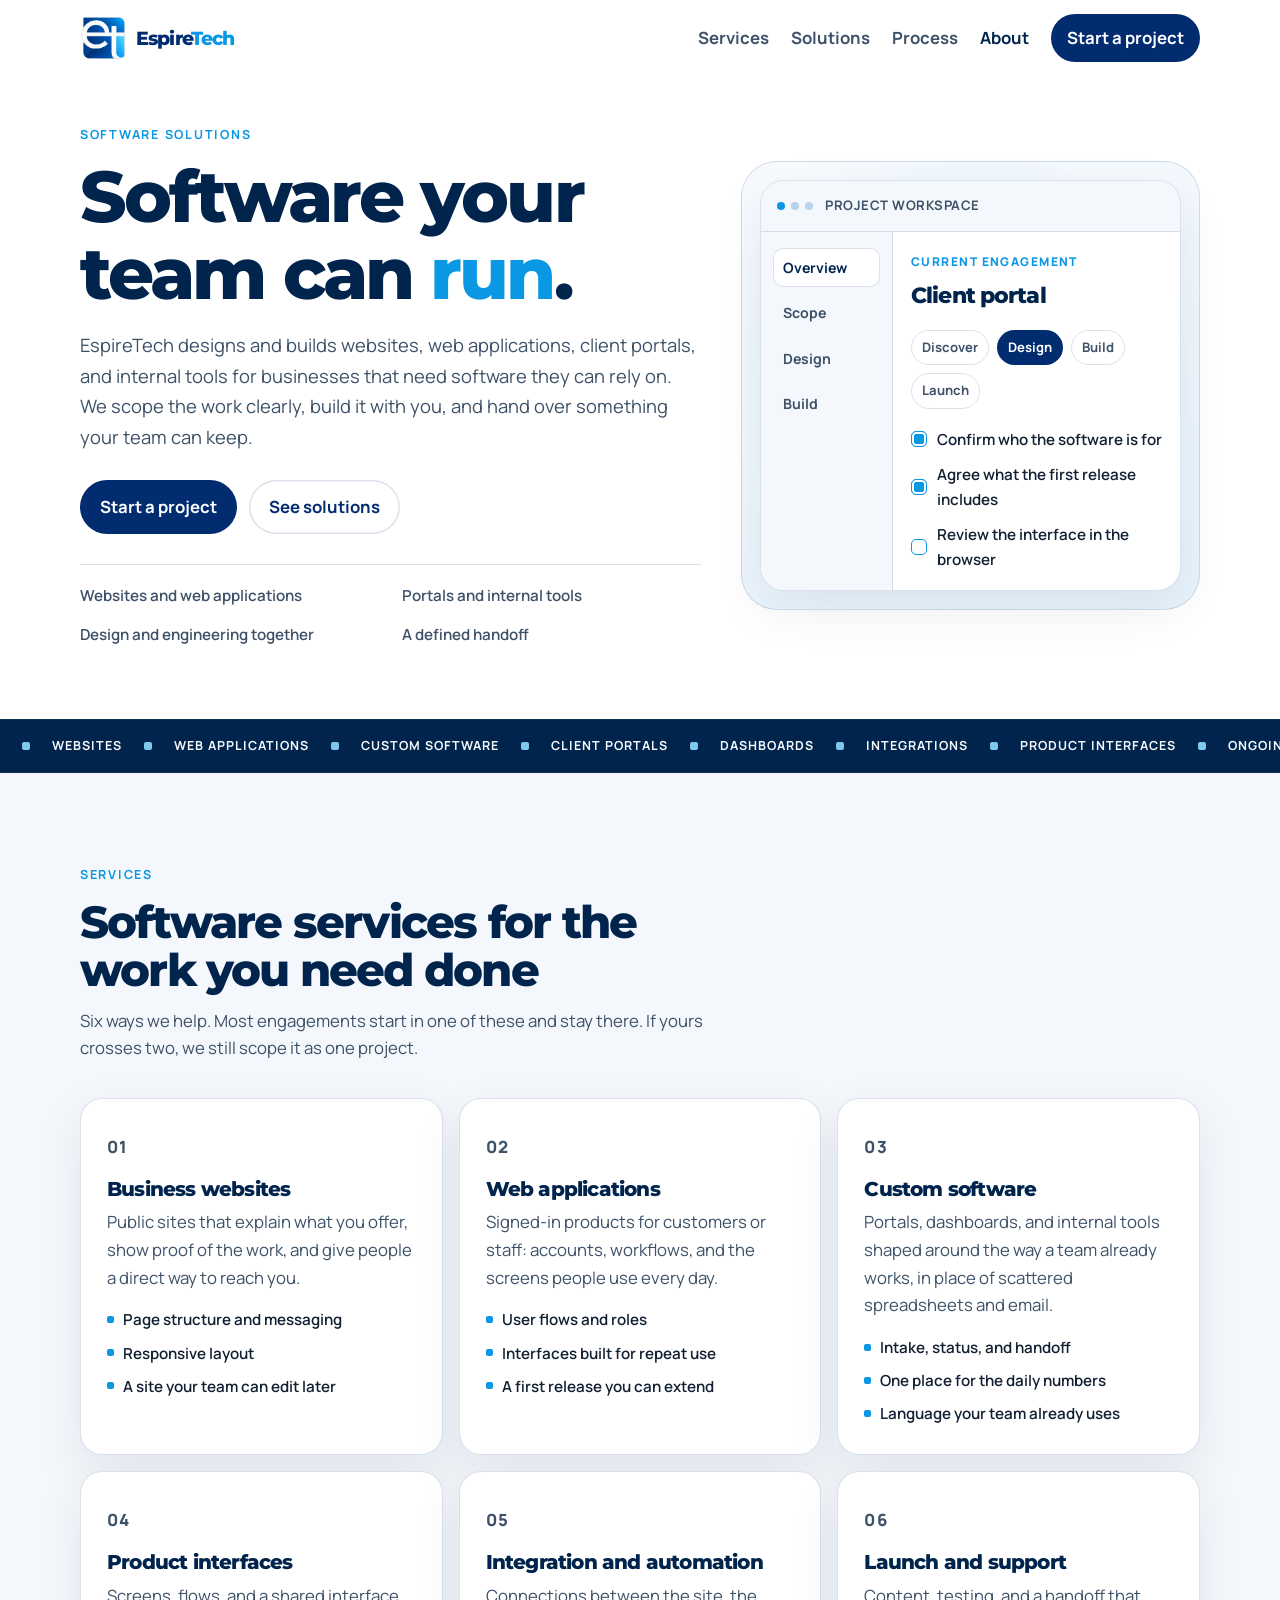
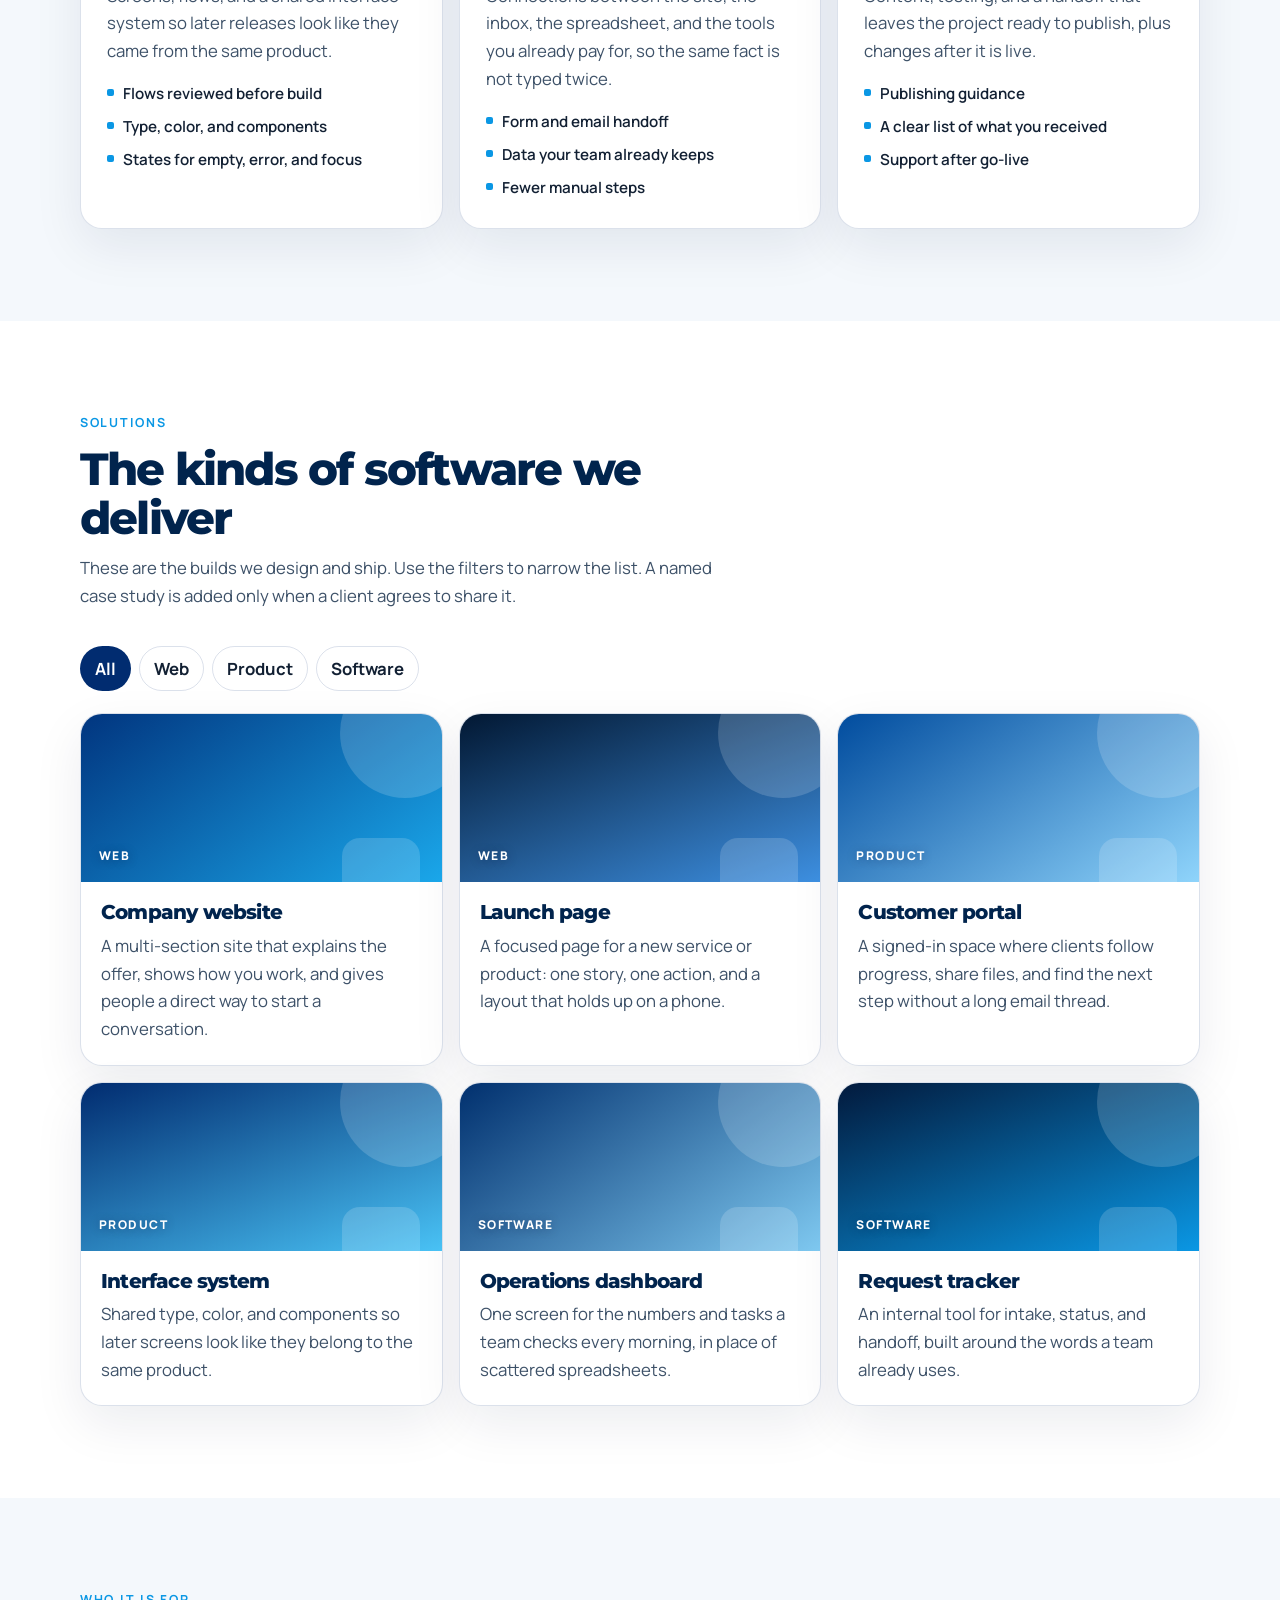
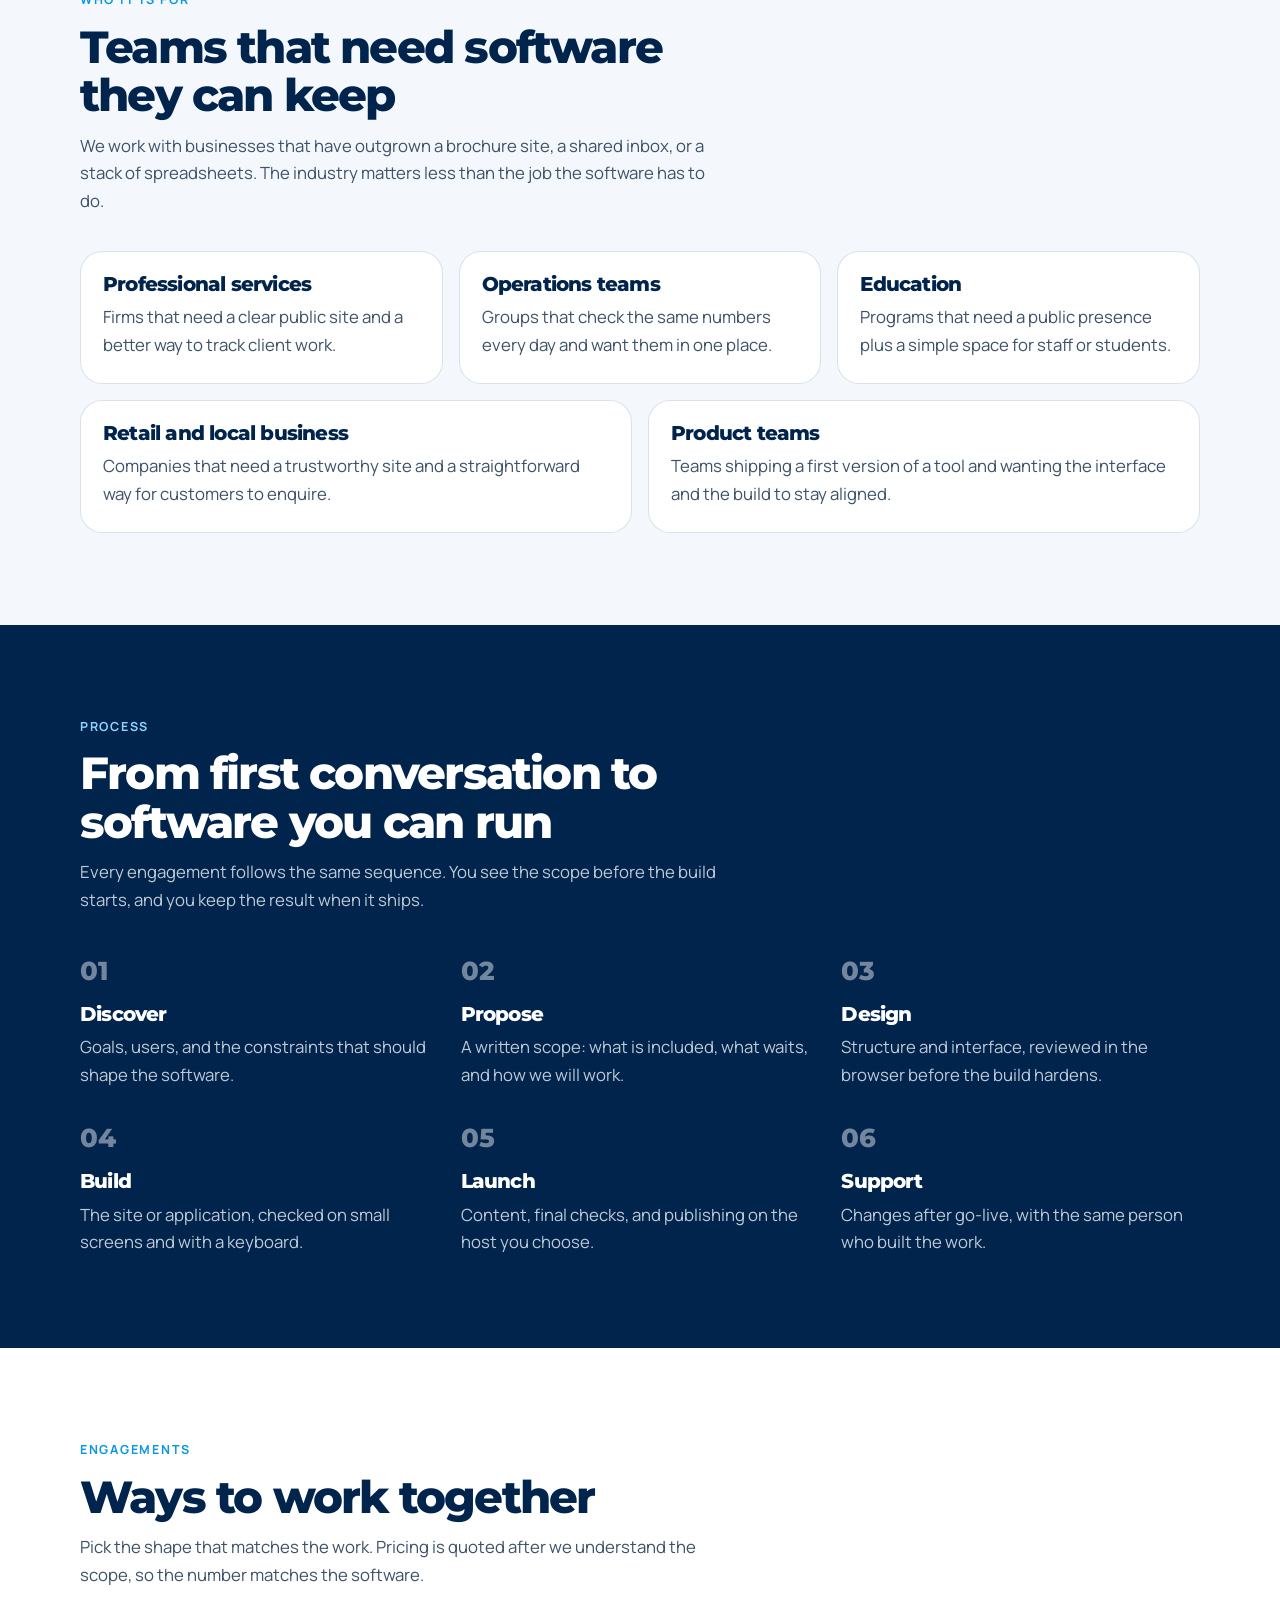
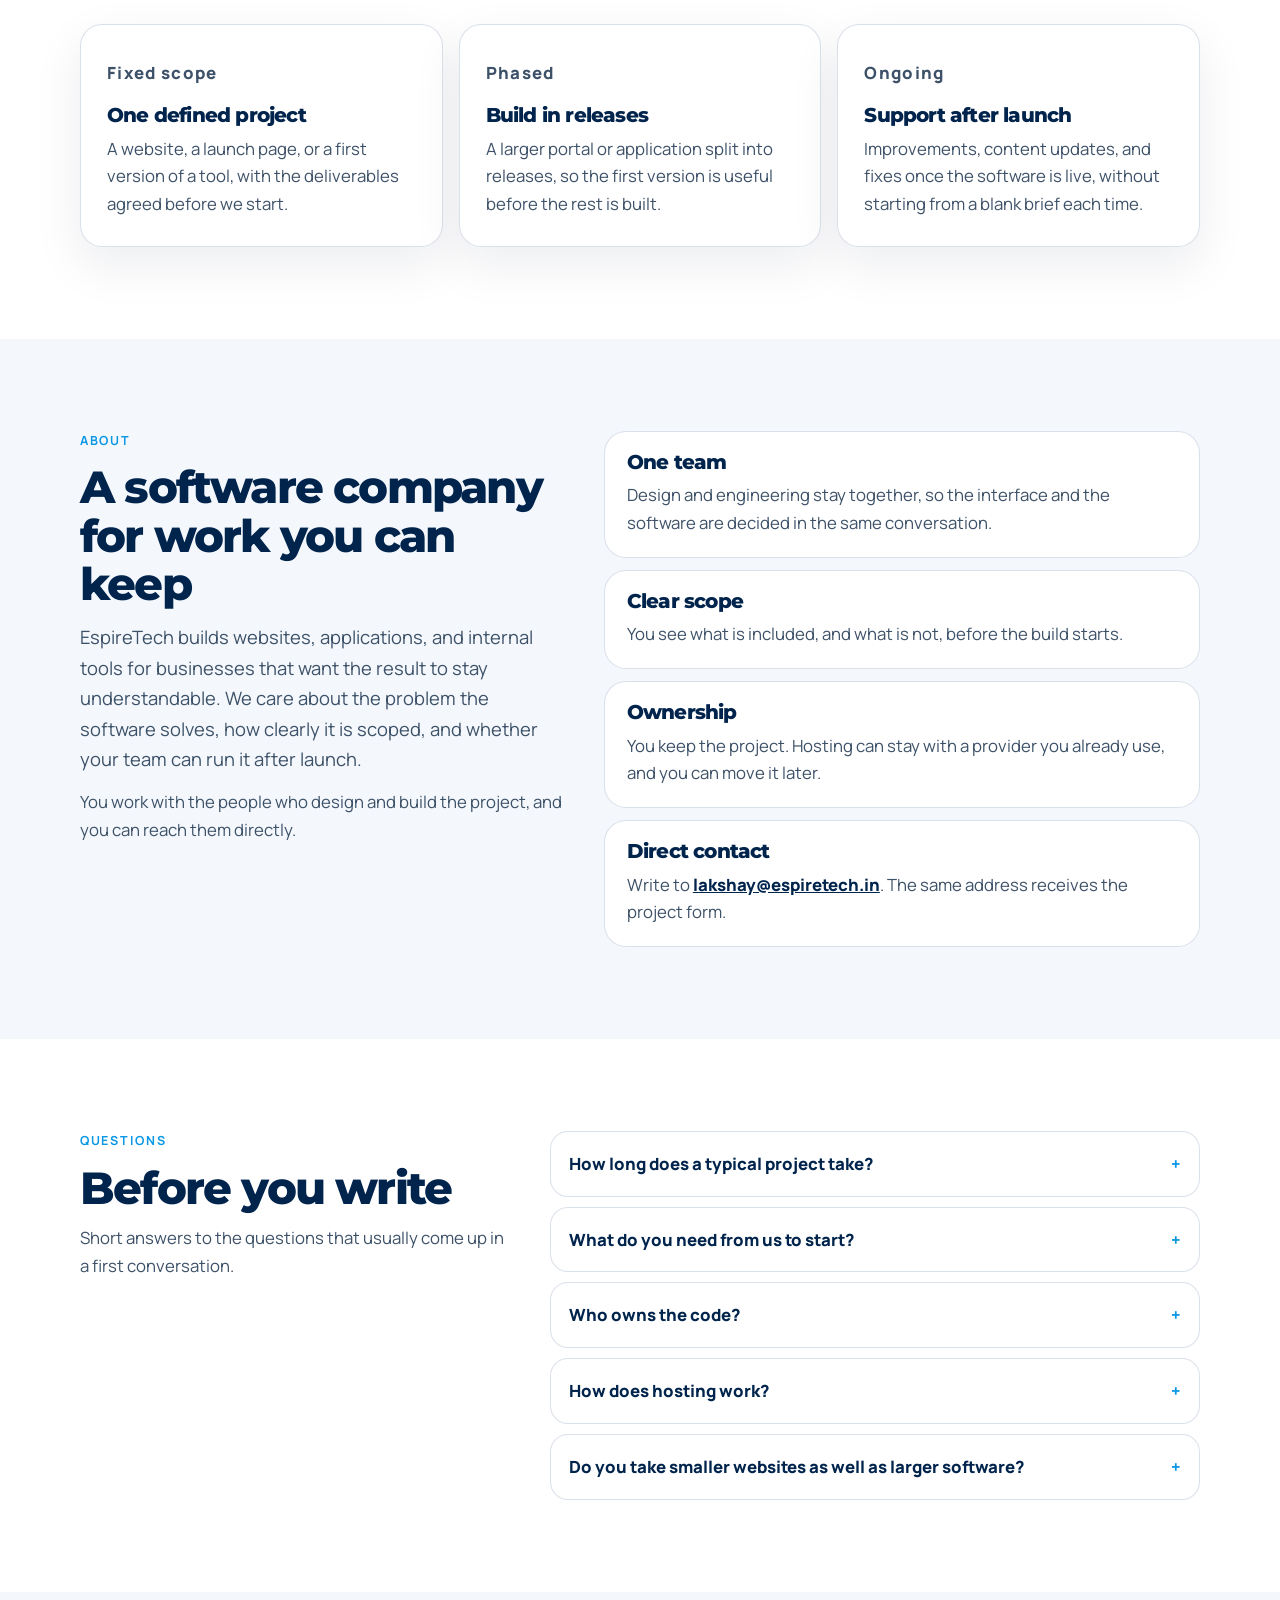
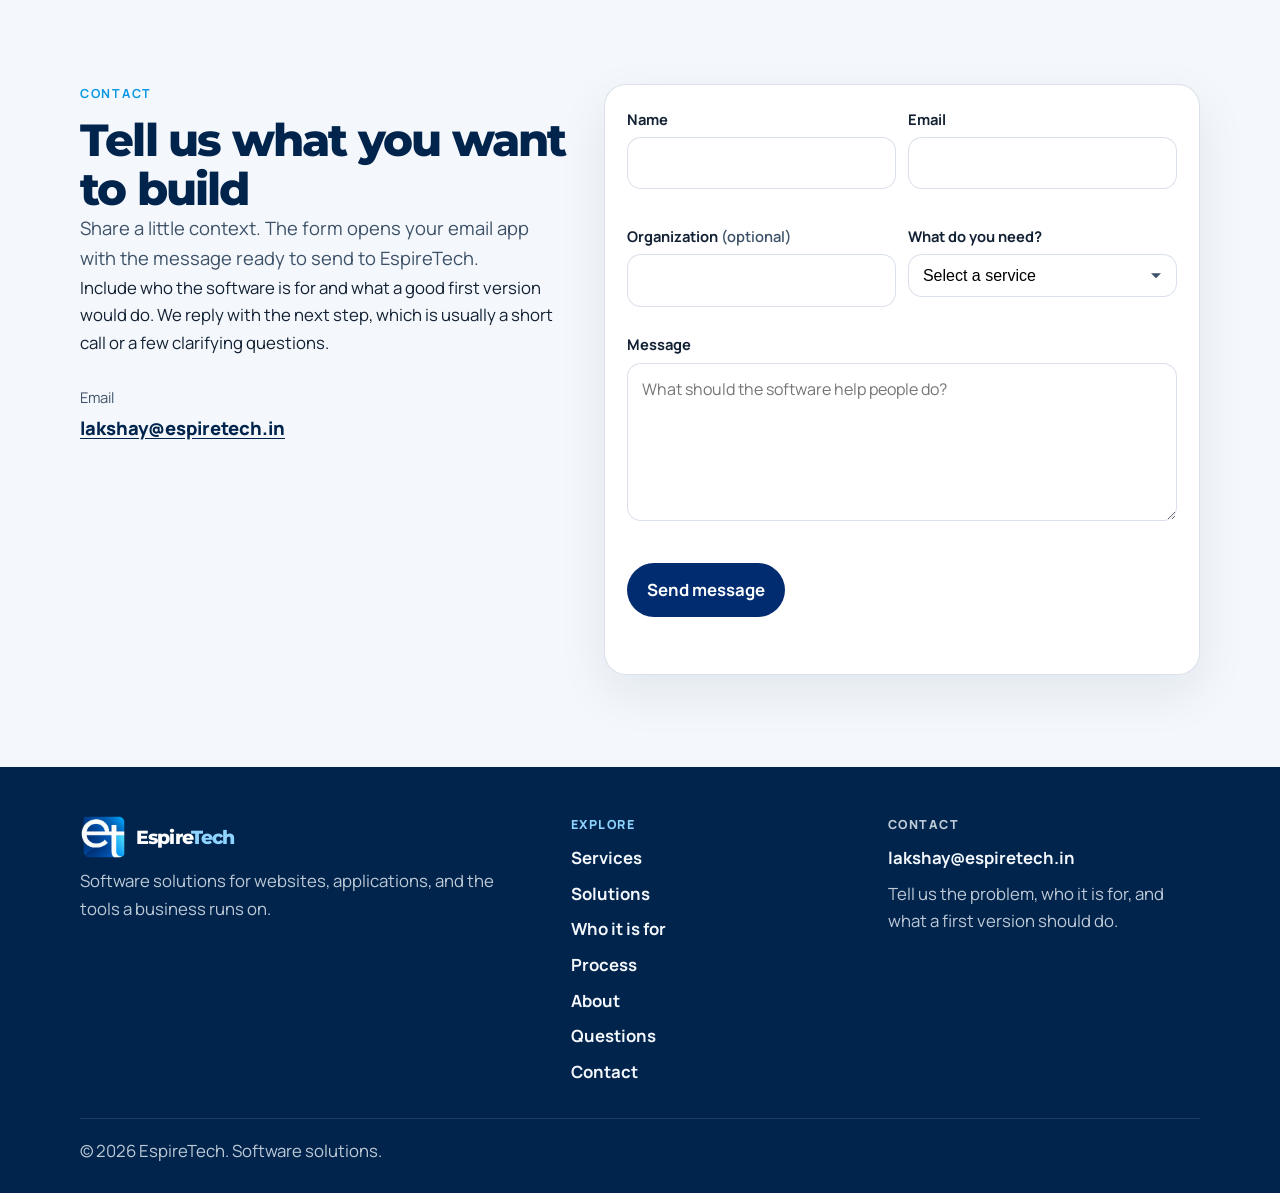
<file: index.html>
<!DOCTYPE html>
<html lang="en">
  <head>
    <meta charset="utf-8">
    <meta name="viewport" content="width=device-width, initial-scale=1">
    <title>EspireTech — Software solutions for websites, applications, and tools</title>
    <meta name="description" content="EspireTech designs and builds websites, web applications, client portals, and custom software for businesses that need work they can own and run.">
    <meta name="theme-color" content="#f7fbfe" media="(prefers-color-scheme: light)">
    <meta name="theme-color" content="#071018" media="(prefers-color-scheme: dark)">
    <meta property="og:type" content="website">
    <meta property="og:title" content="EspireTech — Software solutions">
    <meta property="og:description" content="Websites, web applications, client portals, and custom software, designed and built for businesses that need to own the result.">
    <meta name="twitter:card" content="summary">
    <link rel="icon" href="images/favicon.png" type="image/png">
    <link rel="apple-touch-icon" href="images/favicon.png">
    <link rel="preconnect" href="https://fonts.googleapis.com">
    <link rel="preconnect" href="https://fonts.gstatic.com" crossorigin>
    <link href="https://fonts.googleapis.com/css2?family=Manrope:wght@400;500;600;700&family=Montserrat:wght@700;800&display=swap" rel="stylesheet">
    <link rel="stylesheet" href="css/styles.css">
  </head>
  <!-- Contact address: lakshay@espiretech.in (also on the body data-email attribute). -->
  <body data-email="lakshay@espiretech.in">
    <a class="skip" href="#main">Skip to content</a>

    <header class="site-header">
      <div class="container header-inner">
        <a class="brand" href="#top">
          <img src="images/logo-mark.png" alt="" width="46" height="44">
          <span class="wordmark">Espire<span>Tech</span></span>
        </a>
        <nav id="site-nav" class="site-nav" aria-label="Primary">
          <a class="nav-link" href="#services">Services</a>
          <a class="nav-link" href="#solutions">Solutions</a>
          <a class="nav-link" href="#process">Process</a>
          <a class="nav-link" href="#about">About</a>
          <a class="btn btn-small" href="#contact">Start a project</a>
        </nav>
        <button class="nav-toggle" type="button" aria-expanded="false" aria-controls="site-nav">
          <span class="sr-only">Open menu</span>
          <span class="nav-toggle-bar" aria-hidden="true"></span>
        </button>
      </div>
    </header>

    <main id="main">
      <section class="hero" id="top" aria-labelledby="hero-title">
        <div class="container hero-grid">
          <div class="hero-copy reveal">
            <p class="kicker">Software solutions</p>
            <h1 id="hero-title">Software your team can <em>run</em>.</h1>
            <p class="lead">EspireTech designs and builds websites, web applications, client portals, and internal tools for businesses that need software they can rely on. We scope the work clearly, build it with you, and hand over something your team can keep.</p>
            <div class="hero-actions">
              <a class="btn" href="#contact">Start a project</a>
              <a class="btn btn-ghost" href="#solutions">See solutions</a>
            </div>
            <ul class="hero-facts">
              <li>Websites and web applications</li>
              <li>Portals and internal tools</li>
              <li>Design and engineering together</li>
              <li>A defined handoff</li>
            </ul>
          </div>
          <div class="hero-art reveal">
            <div class="hero-panel" aria-hidden="true">
              <div class="panel-bar">
                <span class="panel-dots" aria-hidden="true"><i></i><i></i><i></i></span>
                <span class="panel-title">Project workspace</span>
              </div>
              <div class="panel-body">
                <div class="panel-side" aria-hidden="true">
                  <span class="is-active">Overview</span>
                  <span>Scope</span>
                  <span>Design</span>
                  <span>Build</span>
                </div>
                <div class="panel-main">
                  <p class="panel-kicker">Current engagement</p>
                  <p class="panel-heading">Client portal</p>
                  <ol class="panel-steps">
                    <li>Discover</li>
                    <li class="is-on">Design</li>
                    <li>Build</li>
                    <li>Launch</li>
                  </ol>
                  <ul class="panel-tasks">
                    <li><span class="task-mark is-done" aria-hidden="true"></span>Confirm who the software is for</li>
                    <li><span class="task-mark is-done" aria-hidden="true"></span>Agree what the first release includes</li>
                    <li><span class="task-mark" aria-hidden="true"></span>Review the interface in the browser</li>
                  </ul>
                </div>
              </div>
            </div>
          </div>
        </div>
      </section>

      <div class="marquee" aria-hidden="true">
        <div class="marquee-track">
          <ul>
            <li>Websites</li>
            <li>Web applications</li>
            <li>Custom software</li>
            <li>Client portals</li>
            <li>Dashboards</li>
            <li>Integrations</li>
            <li>Product interfaces</li>
            <li>Ongoing support</li>
          </ul>
          <ul>
            <li>Websites</li>
            <li>Web applications</li>
            <li>Custom software</li>
            <li>Client portals</li>
            <li>Dashboards</li>
            <li>Integrations</li>
            <li>Product interfaces</li>
            <li>Ongoing support</li>
          </ul>
        </div>
      </div>
      <p class="sr-only">Capabilities include websites, web applications, custom software, client portals, dashboards, integrations, product interfaces, and ongoing support.</p>

      <section class="section section-tint" id="services" aria-labelledby="services-title">
        <div class="container">
          <div class="section-head reveal">
            <p class="kicker">Services</p>
            <h2 id="services-title">Software services for the work you need done</h2>
            <p>Six ways we help. Most engagements start in one of these and stay there. If yours crosses two, we still scope it as one project.</p>
          </div>
          <div class="card-grid">
            <article class="card reveal">
              <p class="card-index">01</p>
              <h3>Business websites</h3>
              <p>Public sites that explain what you offer, show proof of the work, and give people a direct way to reach you.</p>
              <ul class="card-points">
                <li>Page structure and messaging</li>
                <li>Responsive layout</li>
                <li>A site your team can edit later</li>
              </ul>
            </article>
            <article class="card reveal">
              <p class="card-index">02</p>
              <h3>Web applications</h3>
              <p>Signed-in products for customers or staff: accounts, workflows, and the screens people use every day.</p>
              <ul class="card-points">
                <li>User flows and roles</li>
                <li>Interfaces built for repeat use</li>
                <li>A first release you can extend</li>
              </ul>
            </article>
            <article class="card reveal">
              <p class="card-index">03</p>
              <h3>Custom software</h3>
              <p>Portals, dashboards, and internal tools shaped around the way a team already works, in place of scattered spreadsheets and email.</p>
              <ul class="card-points">
                <li>Intake, status, and handoff</li>
                <li>One place for the daily numbers</li>
                <li>Language your team already uses</li>
              </ul>
            </article>
            <article class="card reveal">
              <p class="card-index">04</p>
              <h3>Product interfaces</h3>
              <p>Screens, flows, and a shared interface system so later releases look like they came from the same product.</p>
              <ul class="card-points">
                <li>Flows reviewed before build</li>
                <li>Type, color, and components</li>
                <li>States for empty, error, and focus</li>
              </ul>
            </article>
            <article class="card reveal">
              <p class="card-index">05</p>
              <h3>Integration and automation</h3>
              <p>Connections between the site, the inbox, the spreadsheet, and the tools you already pay for, so the same fact is not typed twice.</p>
              <ul class="card-points">
                <li>Form and email handoff</li>
                <li>Data your team already keeps</li>
                <li>Fewer manual steps</li>
              </ul>
            </article>
            <article class="card reveal">
              <p class="card-index">06</p>
              <h3>Launch and support</h3>
              <p>Content, testing, and a handoff that leaves the project ready to publish, plus changes after it is live.</p>
              <ul class="card-points">
                <li>Publishing guidance</li>
                <li>A clear list of what you received</li>
                <li>Support after go-live</li>
              </ul>
            </article>
          </div>
        </div>
      </section>

      <section class="section" id="solutions" aria-labelledby="solutions-title">
        <div class="container">
          <div class="section-head reveal">
            <p class="kicker">Solutions</p>
            <h2 id="solutions-title">The kinds of software we deliver</h2>
            <p>These are the builds we design and ship. Use the filters to narrow the list. A named case study is added only when a client agrees to share it.</p>
          </div>
          <div class="filters reveal" role="group" aria-label="Filter solutions">
            <button class="filter-btn" type="button" data-filter="all" aria-pressed="true">All</button>
            <button class="filter-btn" type="button" data-filter="web" aria-pressed="false">Web</button>
            <button class="filter-btn" type="button" data-filter="product" aria-pressed="false">Product</button>
            <button class="filter-btn" type="button" data-filter="software" aria-pressed="false">Software</button>
          </div>
          <div class="project-grid">
            <article class="project reveal" data-category="web">
              <div class="project-visual visual-a">
                <span>Web</span>
              </div>
              <div class="project-body">
                <h3>Company website</h3>
                <p>A multi-section site that explains the offer, shows how you work, and gives people a direct way to start a conversation.</p>
              </div>
            </article>
            <article class="project reveal" data-category="web">
              <div class="project-visual visual-b">
                <span>Web</span>
              </div>
              <div class="project-body">
                <h3>Launch page</h3>
                <p>A focused page for a new service or product: one story, one action, and a layout that holds up on a phone.</p>
              </div>
            </article>
            <article class="project reveal" data-category="product">
              <div class="project-visual visual-c">
                <span>Product</span>
              </div>
              <div class="project-body">
                <h3>Customer portal</h3>
                <p>A signed-in space where clients follow progress, share files, and find the next step without a long email thread.</p>
              </div>
            </article>
            <article class="project reveal" data-category="product">
              <div class="project-visual visual-d">
                <span>Product</span>
              </div>
              <div class="project-body">
                <h3>Interface system</h3>
                <p>Shared type, color, and components so later screens look like they belong to the same product.</p>
              </div>
            </article>
            <article class="project reveal" data-category="software">
              <div class="project-visual visual-e">
                <span>Software</span>
              </div>
              <div class="project-body">
                <h3>Operations dashboard</h3>
                <p>One screen for the numbers and tasks a team checks every morning, in place of scattered spreadsheets.</p>
              </div>
            </article>
            <article class="project reveal" data-category="software">
              <div class="project-visual visual-f">
                <span>Software</span>
              </div>
              <div class="project-body">
                <h3>Request tracker</h3>
                <p>An internal tool for intake, status, and handoff, built around the words a team already uses.</p>
              </div>
            </article>
          </div>
          <p class="filter-empty" hidden>Nothing in this category yet.</p>
        </div>
      </section>

      <section class="section section-tint" id="industries" aria-labelledby="industries-title">
        <div class="container">
          <div class="section-head reveal">
            <p class="kicker">Who it is for</p>
            <h2 id="industries-title">Teams that need software they can keep</h2>
            <p>We work with businesses that have outgrown a brochure site, a shared inbox, or a stack of spreadsheets. The industry matters less than the job the software has to do.</p>
          </div>
          <div class="industry-grid">
            <article class="info-card reveal">
              <h3>Professional services</h3>
              <p>Firms that need a clear public site and a better way to track client work.</p>
            </article>
            <article class="info-card reveal">
              <h3>Operations teams</h3>
              <p>Groups that check the same numbers every day and want them in one place.</p>
            </article>
            <article class="info-card reveal">
              <h3>Education</h3>
              <p>Programs that need a public presence plus a simple space for staff or students.</p>
            </article>
            <article class="info-card reveal">
              <h3>Retail and local business</h3>
              <p>Companies that need a trustworthy site and a straightforward way for customers to enquire.</p>
            </article>
            <article class="info-card reveal">
              <h3>Product teams</h3>
              <p>Teams shipping a first version of a tool and wanting the interface and the build to stay aligned.</p>
            </article>
          </div>
        </div>
      </section>

      <section class="section band" id="process" aria-labelledby="process-title">
        <div class="container">
          <div class="section-head reveal">
            <p class="kicker">Process</p>
            <h2 id="process-title">From first conversation to software you can run</h2>
            <p>Every engagement follows the same sequence. You see the scope before the build starts, and you keep the result when it ships.</p>
          </div>
          <ol class="steps">
            <li class="reveal">
              <span>01</span>
              <h3>Discover</h3>
              <p>Goals, users, and the constraints that should shape the software.</p>
            </li>
            <li class="reveal">
              <span>02</span>
              <h3>Propose</h3>
              <p>A written scope: what is included, what waits, and how we will work.</p>
            </li>
            <li class="reveal">
              <span>03</span>
              <h3>Design</h3>
              <p>Structure and interface, reviewed in the browser before the build hardens.</p>
            </li>
            <li class="reveal">
              <span>04</span>
              <h3>Build</h3>
              <p>The site or application, checked on small screens and with a keyboard.</p>
            </li>
            <li class="reveal">
              <span>05</span>
              <h3>Launch</h3>
              <p>Content, final checks, and publishing on the host you choose.</p>
            </li>
            <li class="reveal">
              <span>06</span>
              <h3>Support</h3>
              <p>Changes after go-live, with the same person who built the work.</p>
            </li>
          </ol>
        </div>
      </section>

      <section class="section" id="engage" aria-labelledby="engage-title">
        <div class="container">
          <div class="section-head reveal">
            <p class="kicker">Engagements</p>
            <h2 id="engage-title">Ways to work together</h2>
            <p>Pick the shape that matches the work. Pricing is quoted after we understand the scope, so the number matches the software.</p>
          </div>
          <div class="model-grid">
            <article class="card reveal">
              <p class="card-index">Fixed scope</p>
              <h3>One defined project</h3>
              <p>A website, a launch page, or a first version of a tool, with the deliverables agreed before we start.</p>
            </article>
            <article class="card reveal">
              <p class="card-index">Phased</p>
              <h3>Build in releases</h3>
              <p>A larger portal or application split into releases, so the first version is useful before the rest is built.</p>
            </article>
            <article class="card reveal">
              <p class="card-index">Ongoing</p>
              <h3>Support after launch</h3>
              <p>Improvements, content updates, and fixes once the software is live, without starting from a blank brief each time.</p>
            </article>
          </div>
        </div>
      </section>

      <section class="section section-tint" id="about" aria-labelledby="about-title">
        <div class="container about-grid">
          <div class="reveal">
            <p class="kicker">About</p>
            <h2 id="about-title">A software company for work you can keep</h2>
            <p class="lead">EspireTech builds websites, applications, and internal tools for businesses that want the result to stay understandable. We care about the problem the software solves, how clearly it is scoped, and whether your team can run it after launch.</p>
            <p>You work with the people who design and build the project, and you can reach them directly.</p>
          </div>
          <ul class="principles reveal">
            <li>
              <h3>One team</h3>
              <p>Design and engineering stay together, so the interface and the software are decided in the same conversation.</p>
            </li>
            <li>
              <h3>Clear scope</h3>
              <p>You see what is included, and what is not, before the build starts.</p>
            </li>
            <li>
              <h3>Ownership</h3>
              <p>You keep the project. Hosting can stay with a provider you already use, and you can move it later.</p>
            </li>
            <li>
              <h3>Direct contact</h3>
              <p>Write to <a data-mail href="mailto:lakshay@espiretech.in">lakshay@espiretech.in</a>. The same address receives the project form.</p>
            </li>
          </ul>
        </div>
      </section>

      <section class="section" id="faq" aria-labelledby="faq-title">
        <div class="container faq-layout">
          <div class="section-head reveal">
            <p class="kicker">Questions</p>
            <h2 id="faq-title">Before you write</h2>
            <p>Short answers to the questions that usually come up in a first conversation.</p>
          </div>
          <div class="faq-list reveal">
            <details class="faq">
              <summary>How long does a typical project take?</summary>
              <p>A focused website is often a few weeks. A portal or custom tool usually takes longer, because the workflow needs design and review. We propose a timeline after the first conversation, before any build starts.</p>
            </details>
            <details class="faq">
              <summary>What do you need from us to start?</summary>
              <p>A short description of the problem, who will use the software, and any tools you already rely on. A full brief is not required for the first note. The form on this page is enough to begin.</p>
            </details>
            <details class="faq">
              <summary>Who owns the code?</summary>
              <p>You do. We hand over the project files and explain how they are organized, so your team or another developer can continue the work.</p>
            </details>
            <details class="faq">
              <summary>How does hosting work?</summary>
              <p>We prepare the project for the host you choose. A simple site can be published from a GitHub repository. An application may need a host that fits its data and sign-in. We will say which is which in the proposal.</p>
            </details>
            <details class="faq">
              <summary>Do you take smaller websites as well as larger software?</summary>
              <p>Yes. A clear company site and a larger web application are both in scope. The sequence is the same: understand the work, agree the scope, then build.</p>
            </details>
          </div>
        </div>
      </section>

      <section class="section section-tint" id="contact" aria-labelledby="contact-title">
        <div class="container contact-grid">
          <div class="reveal">
            <p class="kicker">Contact</p>
            <h2 id="contact-title">Tell us what you want to build</h2>
            <p class="lead">Share a little context. The form opens your email app with the message ready to send to EspireTech.</p>
            <p>Include who the software is for and what a good first version would do. We reply with the next step, which is usually a short call or a few clarifying questions.</p>
            <p class="contact-mail">
              Email
              <a data-mail href="mailto:lakshay@espiretech.in">lakshay@espiretech.in</a>
            </p>
          </div>
          <form class="contact-form reveal" id="contact-form" novalidate>
            <div class="form-row">
              <div class="field">
                <label for="name">Name</label>
                <input id="name" name="name" type="text" autocomplete="name" required aria-describedby="name-error">
                <p class="field-error" id="name-error"></p>
              </div>
              <div class="field">
                <label for="email">Email</label>
                <input id="email" name="email" type="email" autocomplete="email" required aria-describedby="email-error">
                <p class="field-error" id="email-error"></p>
              </div>
            </div>
            <div class="form-row">
              <div class="field">
                <label for="organization">Organization <span>(optional)</span></label>
                <input id="organization" name="organization" type="text" autocomplete="organization">
              </div>
              <div class="field">
                <label for="need">What do you need?</label>
                <select id="need" name="need" required aria-describedby="need-error">
                  <option value="">Select a service</option>
                  <option>Business website</option>
                  <option>Web application</option>
                  <option>Custom software</option>
                  <option>Product interface</option>
                  <option>Integration and automation</option>
                  <option>Launch and support</option>
                  <option>Not sure yet</option>
                </select>
                <p class="field-error" id="need-error"></p>
              </div>
            </div>
            <div class="field">
              <label for="message">Message</label>
              <textarea id="message" name="message" rows="5" required aria-describedby="message-error" placeholder="What should the software help people do?"></textarea>
              <p class="field-error" id="message-error"></p>
            </div>
            <button class="btn" type="submit">Send message</button>
            <p class="form-status" id="form-status" role="status"></p>
          </form>
        </div>
      </section>
    </main>

    <footer class="site-footer">
      <div class="container footer-grid">
        <div class="footer-brand">
          <a class="brand" href="#top">
            <img src="images/logo-mark.png" alt="" width="46" height="44">
            <span class="wordmark">Espire<span>Tech</span></span>
          </a>
          <p>Software solutions for websites, applications, and the tools a business runs on.</p>
        </div>
        <nav aria-label="Footer">
          <p class="footer-label">Explore</p>
          <a href="#services">Services</a>
          <a href="#solutions">Solutions</a>
          <a href="#industries">Who it is for</a>
          <a href="#process">Process</a>
          <a href="#about">About</a>
          <a href="#faq">Questions</a>
          <a href="#contact">Contact</a>
        </nav>
        <div class="footer-contact">
          <p class="footer-label">Contact</p>
          <a data-mail href="mailto:lakshay@espiretech.in">lakshay@espiretech.in</a>
          <p>Tell us the problem, who it is for, and what a first version should do.</p>
        </div>
      </div>
      <div class="container footer-base">
        <p>© <span id="year">2026</span> EspireTech. Software solutions.</p>
      </div>
    </footer>

    <script src="js/main.js"></script>
  </body>
</html>
</file>
<file: css/styles.css>
:root {
  --bg: #ffffff;
  --tint: #f4f8fc;
  --ink: #122033;
  --muted: #3d5168;
  --title: #01244d;
  --brand: #012c70;
  --brand-2: #0a97e4;
  --line: rgba(1, 44, 112, 0.14);
  --header: rgba(255, 255, 255, 0.92);
  --card: #ffffff;
  --button-bg: #012c70;
  --button-fg: #ffffff;
  --ghost-fg: #012c70;
  --band: #01244d;
  --band-fg: #f4f8fc;
  --band-muted: rgba(244, 248, 252, 0.78);
  --input: #ffffff;
  --focus: #0a97e4;
  --error: #9d2436;
  --shadow: 0 18px 50px rgba(7, 28, 58, 0.08);
  --marquee: #01244d;
  color-scheme: light;
}

@media (prefers-color-scheme: dark) {
  :root {
    --bg: #071018;
    --tint: #0c1724;
    --ink: #e7eef6;
    --muted: #b4c3d4;
    --title: #f3f7fb;
    --brand: #9fd0ff;
    --brand-2: #3cb4f5;
    --line: rgba(190, 220, 245, 0.16);
    --header: rgba(7, 16, 24, 0.9);
    --card: #101b2a;
    --button-bg: #3cb4f5;
    --button-fg: #041525;
    --ghost-fg: #d7ecff;
    --band: #0c213c;
    --band-fg: #f4f8fc;
    --band-muted: rgba(244, 248, 252, 0.78);
    --input: #0c1622;
    --focus: #7fd0ff;
    --error: #ffb3c0;
    --shadow: 0 18px 50px rgba(0, 0, 0, 0.35);
    --marquee: #0a1c33;
    color-scheme: dark;
  }
}

*,
*::before,
*::after { box-sizing: border-box; }

html { scroll-behavior: smooth; }

body {
  margin: 0;
  background: var(--bg);
  color: var(--ink);
  font-family: "Manrope", "Segoe UI", sans-serif;
  font-size: 1.05rem;
  line-height: 1.65;
}

body.menu-open { overflow: hidden; }

img { max-width: 100%; height: auto; display: block; }

h1, h2, h3, .wordmark {
  font-family: "Montserrat", "Segoe UI", sans-serif;
  letter-spacing: -0.04em;
  line-height: 1.08;
}

h1, h2, h3 { margin: 0; color: var(--title); font-weight: 800; }

h1 { font-size: clamp(2.6rem, 5.6vw, 4.7rem); }
h2 { font-size: clamp(2rem, 3.5vw, 2.8rem); }
h3 { font-size: 1.25rem; }

p { margin: 0; }

a { color: inherit; }

button, input, textarea { font: inherit; color: inherit; }

::selection { background: #c5e6fb; color: #01244d; }

:focus-visible {
  outline: 3px solid var(--focus);
  outline-offset: 3px;
}

.sr-only {
  position: absolute;
  width: 1px;
  height: 1px;
  padding: 0;
  margin: -1px;
  overflow: hidden;
  clip: rect(0, 0, 0, 0);
  white-space: nowrap;
  border: 0;
}

.skip {
  position: absolute;
  left: 16px;
  top: 12px;
  transform: translateY(-140%);
  background: var(--button-bg);
  color: var(--button-fg);
  padding: 10px 14px;
  border-radius: 999px;
  z-index: 40;
  font-weight: 700;
  text-decoration: none;
}

.skip:focus { transform: none; }

.container {
  width: min(1120px, calc(100% - 40px));
  margin-inline: auto;
}

section[id] { scroll-margin-top: 88px; }

.kicker {
  margin: 0 0 12px;
  color: var(--brand-2);
  font-weight: 700;
  letter-spacing: 0.14em;
  text-transform: uppercase;
  font-size: 0.78rem;
}

.lead { font-size: 1.15rem; color: var(--muted); }

.site-header {
  position: sticky;
  top: 0;
  z-index: 20;
  background: var(--header);
  backdrop-filter: blur(16px);
  border-bottom: 1px solid transparent;
}

.site-header.is-scrolled { border-bottom-color: var(--line); }

.header-inner {
  display: flex;
  align-items: center;
  justify-content: space-between;
  min-height: 76px;
  gap: 20px;
}

.brand {
  display: inline-flex;
  align-items: center;
  gap: 10px;
  text-decoration: none;
  min-width: 0;
}

.brand img { width: 46px; height: 44px; object-fit: contain; }

.wordmark {
  font-weight: 800;
  font-size: 1.2rem;
  color: var(--brand);
  letter-spacing: -0.045em;
}

.wordmark span { color: var(--brand-2); }

.site-nav {
  display: flex;
  align-items: center;
  gap: 22px;
}

.nav-link {
  text-decoration: none;
  font-weight: 700;
  color: var(--muted);
}

.nav-link[aria-current="true"] { color: var(--title); }

.nav-toggle {
  display: none;
  width: 46px;
  height: 46px;
  border: 1px solid var(--line);
  border-radius: 14px;
  background: var(--card);
  padding: 0;
  cursor: pointer;
}

.nav-toggle-bar,
.nav-toggle-bar::before,
.nav-toggle-bar::after {
  display: block;
  width: 18px;
  height: 2px;
  margin: 0 auto;
  background: var(--ink);
  position: relative;
  transition: transform 0.2s ease;
}

.nav-toggle-bar::before,
.nav-toggle-bar::after {
  content: "";
  position: absolute;
  left: 0;
}

.nav-toggle-bar::before { top: -6px; }
.nav-toggle-bar::after { top: 6px; }

.nav-toggle[aria-expanded="true"] .nav-toggle-bar { background: transparent; }
.nav-toggle[aria-expanded="true"] .nav-toggle-bar::before { top: 0; transform: rotate(45deg); }
.nav-toggle[aria-expanded="true"] .nav-toggle-bar::after { top: 0; transform: rotate(-45deg); }

.btn {
  display: inline-flex;
  align-items: center;
  justify-content: center;
  gap: 8px;
  background: var(--button-bg);
  color: var(--button-fg);
  text-decoration: none;
  border: 0;
  border-radius: 999px;
  padding: 13px 20px;
  font-weight: 700;
  cursor: pointer;
}

.btn-small { padding: 10px 16px; }

.btn-ghost {
  background: transparent;
  color: var(--ghost-fg);
  box-shadow: inset 0 0 0 1.5px var(--line);
}

.hero { padding: 48px 0 72px; }

.hero-grid {
  display: grid;
  grid-template-columns: minmax(0, 1.15fr) minmax(280px, 0.85fr);
  gap: 40px;
  align-items: center;
}

.hero-copy h1 { margin-bottom: 18px; }
.hero-copy .lead { max-width: 40rem; }
.hero-copy h1 em { font-style: normal; color: var(--brand-2); }

.hero-actions {
  display: flex;
  flex-wrap: wrap;
  gap: 12px;
  margin: 28px 0 30px;
}

.hero-facts {
  display: grid;
  grid-template-columns: repeat(2, minmax(0, 1fr));
  gap: 14px 22px;
  margin: 0;
  padding: 18px 0 0;
  list-style: none;
  border-top: 1px solid var(--line);
}

.hero-facts li {
  color: var(--muted);
  font-weight: 600;
  font-size: 0.95rem;
}

.hero-art {
  padding: 18px;
  border-radius: 36px;
  background:
    radial-gradient(circle at 48% 46%, #d7ecff 0%, rgba(215, 236, 255, 0.45) 36%, transparent 68%),
    linear-gradient(160deg, #f8fbfe, #e7f3fc);
  border: 1px solid var(--line);
}

.hero-panel {
  background: var(--card);
  border: 1px solid var(--line);
  border-radius: 24px;
  box-shadow: var(--shadow);
  overflow: hidden;
}

.panel-bar {
  display: flex;
  align-items: center;
  gap: 12px;
  padding: 14px 16px;
  border-bottom: 1px solid var(--line);
  background: var(--tint);
}

.panel-dots {
  display: inline-flex;
  gap: 6px;
}

.panel-dots i {
  width: 8px;
  height: 8px;
  border-radius: 50%;
  background: #b7d4ee;
  display: block;
}

.panel-dots i:first-child { background: #0a97e4; }

.panel-title {
  font-size: 0.82rem;
  font-weight: 700;
  letter-spacing: 0.04em;
  text-transform: uppercase;
  color: var(--muted);
}

.panel-body {
  display: grid;
  grid-template-columns: 132px minmax(0, 1fr);
  min-height: 320px;
}

.panel-side {
  display: flex;
  flex-direction: column;
  gap: 6px;
  padding: 16px 12px;
  border-right: 1px solid var(--line);
  background: var(--tint);
}

.panel-side span {
  padding: 8px 10px;
  border-radius: 10px;
  color: var(--muted);
  font-size: 0.88rem;
  font-weight: 700;
}

.panel-side .is-active {
  background: var(--card);
  color: var(--title);
  box-shadow: inset 0 0 0 1px var(--line);
}

.panel-main { padding: 20px 18px 18px; }

.panel-kicker {
  margin: 0 0 6px;
  color: var(--brand-2);
  font-size: 0.75rem;
  font-weight: 800;
  letter-spacing: 0.12em;
  text-transform: uppercase;
}

.panel-heading {
  margin: 0 0 16px;
  color: var(--title);
  font-family: "Montserrat", "Segoe UI", sans-serif;
  font-weight: 800;
  font-size: 1.35rem;
  letter-spacing: -0.04em;
}

.panel-steps {
  display: flex;
  flex-wrap: wrap;
  gap: 8px;
  margin: 0 0 18px;
  padding: 0;
  list-style: none;
}

.panel-steps li {
  padding: 6px 10px;
  border-radius: 999px;
  border: 1px solid var(--line);
  color: var(--muted);
  font-size: 0.82rem;
  font-weight: 700;
}

.panel-steps .is-on {
  background: var(--button-bg);
  color: var(--button-fg);
  border-color: transparent;
}

.panel-tasks {
  margin: 0;
  padding: 0;
  list-style: none;
  display: grid;
  gap: 10px;
}

.panel-tasks li {
  display: flex;
  align-items: center;
  gap: 10px;
  color: var(--ink);
  font-weight: 600;
  font-size: 0.95rem;
}

.task-mark {
  width: 16px;
  height: 16px;
  border-radius: 5px;
  border: 1.5px solid var(--brand-2);
  flex: none;
}

.task-mark.is-done {
  background: var(--brand-2);
  box-shadow: inset 0 0 0 2px var(--card);
}

.marquee {
  overflow: hidden;
  background: var(--marquee);
  color: #f4f8fc;
  border-block: 1px solid rgba(255, 255, 255, 0.06);
}

.marquee-track {
  display: flex;
  width: max-content;
  animation: ticker 28s linear infinite;
}

.marquee:hover .marquee-track { animation-play-state: paused; }

.marquee ul {
  display: flex;
  align-items: center;
  gap: 0;
  margin: 0;
  padding: 16px 0;
  list-style: none;
}

.marquee li {
  display: inline-flex;
  align-items: center;
  font-weight: 700;
  letter-spacing: 0.08em;
  text-transform: uppercase;
  font-size: 0.78rem;
  white-space: nowrap;
}

.marquee li::before {
  content: "";
  width: 8px;
  height: 8px;
  margin: 0 22px;
  border-radius: 2px;
  background: #7ec8f0;
}

@keyframes ticker {
  from { transform: translateX(0); }
  to { transform: translateX(-50%); }
}

.section { padding: 92px 0; }
.section-tint { background: var(--tint); }

.section-head { max-width: 40rem; margin-bottom: 36px; }
.section-head h2 { margin-bottom: 12px; }
.section-head p:last-child { color: var(--muted); }

.card-grid, .project-grid {
  display: grid;
  gap: 16px;
}

.card-grid { grid-template-columns: repeat(3, minmax(0, 1fr)); }
.project-grid { grid-template-columns: repeat(3, minmax(0, 1fr)); }

.card, .project, .contact-form, .principles li {
  background: var(--card);
  border: 1px solid var(--line);
  border-radius: 22px;
  box-shadow: var(--shadow);
}

.card { padding: 26px 26px 28px; }
.card-index {
  margin: 0 0 18px;
  color: var(--brand-2);
  font-weight: 800;
  letter-spacing: 0.08em;
}
.card p, .project-body p, .principles p, .steps p, .info-card p, .faq p { color: var(--muted); margin-top: 8px; }

.card-points {
  margin: 16px 0 0;
  padding: 0;
  list-style: none;
  display: grid;
  gap: 8px;
}

.card-points li {
  position: relative;
  padding-left: 16px;
  color: var(--ink);
  font-size: 0.95rem;
  font-weight: 600;
}

.card-points li::before {
  content: "";
  position: absolute;
  left: 0;
  top: 0.55em;
  width: 7px;
  height: 7px;
  border-radius: 2px;
  background: var(--brand-2);
}

.filters { display: flex; flex-wrap: wrap; gap: 8px; margin-bottom: 22px; }

.filter-btn {
  border: 1px solid var(--line);
  background: transparent;
  border-radius: 999px;
  padding: 8px 14px;
  font-weight: 700;
  cursor: pointer;
}

.filter-btn[aria-pressed="true"] {
  background: var(--button-bg);
  color: var(--button-fg);
  border-color: transparent;
}

.project { overflow: hidden; display: flex; flex-direction: column; }
.project[hidden] { display: none; }

.project-visual {
  position: relative;
  min-height: 168px;
  display: flex;
  align-items: flex-end;
  padding: 16px 18px;
  color: #fff;
  font-weight: 800;
  letter-spacing: 0.12em;
  text-transform: uppercase;
  font-size: 0.75rem;
}

.project-visual::before,
.project-visual::after {
  content: "";
  position: absolute;
  background: rgba(255, 255, 255, 0.16);
}

.project-visual::before {
  width: 130px;
  height: 130px;
  border-radius: 50%;
  right: -28px;
  top: -46px;
}

.project-visual::after {
  width: 78px;
  height: 78px;
  border-radius: 18px;
  right: 22px;
  bottom: -34px;
}

.project-visual span {
  position: relative;
  z-index: 1;
  text-shadow: 0 1px 10px rgba(1, 24, 56, 0.35);
}

.visual-a { background: linear-gradient(145deg, #01357f, #1aa7ea); }
.visual-b { background: linear-gradient(160deg, #021833, #3d8fe0); }
.visual-c { background: linear-gradient(145deg, #014c9e, #8fd4fb); }
.visual-d { background: linear-gradient(160deg, #012c70, #49c2f5); }
.visual-e { background: linear-gradient(145deg, #01306e, #7ec8f0); }
.visual-f { background: linear-gradient(160deg, #021a3d, #0a97e4); }

.project-body { padding: 20px 20px 22px; }
.project-body h3 { margin-bottom: 8px; }

.filter-empty { margin-top: 8px; color: var(--muted); }

.band { background: var(--band); color: var(--band-fg); }
.band h2, .band h3 { color: #fff; }
.band .kicker { color: #8fd4ff; }
.band .section-head p:last-child { color: var(--band-muted); }

.steps {
  display: grid;
  grid-template-columns: repeat(3, minmax(0, 1fr));
  gap: 28px 22px;
  margin: 8px 0 0;
  padding: 0;
  list-style: none;
}

.steps span {
  display: block;
  margin-bottom: 12px;
  font-family: "Montserrat", "Segoe UI", sans-serif;
  font-weight: 800;
  font-size: 1.6rem;
  color: rgba(255, 255, 255, 0.45);
}

.steps p { color: var(--band-muted); }

.about-grid, .contact-grid {
  display: grid;
  grid-template-columns: minmax(0, 0.9fr) minmax(0, 1.1fr);
  gap: 36px;
  align-items: start;
}

.about-grid .lead, .about-grid p + p { margin-top: 14px; }
.about-grid p + p { color: var(--muted); }

.principles {
  margin: 0;
  padding: 0;
  list-style: none;
  display: grid;
  gap: 12px;
}

.principles li { padding: 20px 22px; box-shadow: none; }
.principles a { color: var(--title); font-weight: 800; }

.contact-mail {
  margin-top: 28px;
  display: grid;
  gap: 4px;
  font-size: 0.92rem;
  color: var(--muted);
}

.contact-mail a {
  color: var(--title);
  font-weight: 800;
  font-size: 1.15rem;
  text-underline-offset: 3px;
}

.contact-form { padding: 22px; }

.form-row {
  display: grid;
  grid-template-columns: 1fr 1fr;
  gap: 12px;
}

.field { margin-bottom: 14px; }

.field label {
  display: block;
  margin-bottom: 6px;
  font-weight: 700;
  font-size: 0.92rem;
}

.field label span { color: var(--muted); font-weight: 600; }

.field input, .field textarea, .field select {
  width: 100%;
  border: 1px solid var(--line);
  background: var(--input);
  border-radius: 14px;
  padding: 12px 14px;
  font-size: 1rem;
}

.field select {
  appearance: none;
  padding-right: 40px;
  background-image: url("data:image/svg+xml,%3Csvg xmlns='http://www.w3.org/2000/svg' width='12' height='8' viewBox='0 0 12 8'%3E%3Cpath fill='%233d5168' d='M1 1.2 6 6.2 11 1.2'/%3E%3C/svg%3E");
  background-repeat: no-repeat;
  background-position: right 14px center;
}

.field textarea { resize: vertical; min-height: 140px; }

.field-error {
  min-height: 1.2em;
  margin-top: 4px;
  color: var(--error);
  font-size: 0.88rem;
}

.field input[aria-invalid="true"],
.field textarea[aria-invalid="true"],
.field select[aria-invalid="true"] { border-color: var(--error); }

.form-status { min-height: 1.4em; margin-top: 12px; color: var(--muted); }

.site-footer {
  background: var(--band);
  color: var(--band-fg);
  padding: 48px 0 28px;
}

.footer-grid {
  display: grid;
  grid-template-columns: minmax(0, 1.3fr) minmax(0, 0.8fr) minmax(180px, 0.9fr);
  gap: 32px 40px;
  align-items: start;
}

.footer-brand p, .footer-contact p, .footer-base p { color: var(--band-muted); }

.footer-brand p { margin-top: 14px; max-width: 28rem; }

.footer-label {
  margin: 0 0 12px;
  color: #8fd4ff;
  font-size: 0.78rem;
  font-weight: 800;
  letter-spacing: 0.12em;
  text-transform: uppercase;
}

.site-footer .wordmark { color: #ffffff; }
.site-footer .wordmark span { color: #8fd4ff; }

.site-footer nav, .footer-contact {
  display: flex;
  flex-direction: column;
  align-items: flex-start;
  gap: 8px;
}

.site-footer a { color: #f4f8fc; text-decoration: none; font-weight: 700; }
.site-footer p { margin: 0; }

.footer-base {
  margin-top: 32px;
  padding-top: 18px;
  border-top: 1px solid rgba(255, 255, 255, 0.12);
}

.industry-grid, .model-grid {
  display: grid;
  gap: 16px;
}

.industry-grid { grid-template-columns: repeat(6, minmax(0, 1fr)); }
.industry-grid .info-card:nth-child(-n + 3) { grid-column: span 2; }
.industry-grid .info-card:nth-child(n + 4) { grid-column: span 3; }

.model-grid { grid-template-columns: repeat(3, minmax(0, 1fr)); }

.info-card {
  background: var(--card);
  border: 1px solid var(--line);
  border-radius: 22px;
  padding: 22px 22px 24px;
}

.faq-layout {
  display: grid;
  grid-template-columns: minmax(0, 0.8fr) minmax(0, 1.2fr);
  gap: 36px;
  align-items: start;
}

.faq-list { display: grid; gap: 10px; }

.faq {
  background: var(--card);
  border: 1px solid var(--line);
  border-radius: 18px;
  padding: 4px 18px;
}

.faq summary {
  display: flex;
  align-items: center;
  justify-content: space-between;
  gap: 16px;
  cursor: pointer;
  font-weight: 800;
  color: var(--title);
  padding: 14px 0;
  list-style: none;
}

.faq summary::-webkit-details-marker { display: none; }

.faq summary::after {
  content: "+";
  color: var(--brand-2);
  font-weight: 800;
  flex: none;
}

.faq[open] summary::after { content: "–"; }

.faq p { margin: 0 0 16px; }

.will-reveal {
  opacity: 0;
  transform: translateY(16px);
  transition: opacity 0.6s ease, transform 0.6s ease;
}

.will-reveal.is-in { opacity: 1; transform: none; }

@media (prefers-color-scheme: dark) {
  .hero-art {
    background:
      radial-gradient(circle at 48% 46%, rgba(18, 92, 158, 0.72) 0%, rgba(10, 40, 78, 0.35) 42%, transparent 70%),
      linear-gradient(160deg, #0e1c2e, #12304c);
  }

  .panel-dots i { background: #245074; }
  .panel-dots i:first-child { background: #3cb4f5; }

  .field select {
    background-image: url("data:image/svg+xml,%3Csvg xmlns='http://www.w3.org/2000/svg' width='12' height='8' viewBox='0 0 12 8'%3E%3Cpath fill='%23b4c3d4' d='M1 1.2 6 6.2 11 1.2'/%3E%3C/svg%3E");
  }

  ::selection { background: #1a4e7a; color: #f4f8fc; }
}

@media (hover: hover) {
  .project, .card, .info-card { transition: transform 0.25s ease, box-shadow 0.25s ease; }
  .project:hover, .card:hover, .info-card:hover { transform: translateY(-4px); }
  .btn:hover { filter: brightness(1.08); }
  .site-footer a:hover { color: #8fd4ff; }
}

@media (max-width: 980px) {
  .project-grid, .card-grid, .model-grid { grid-template-columns: repeat(2, minmax(0, 1fr)); }
  .steps { grid-template-columns: repeat(2, minmax(0, 1fr)); }
  .hero-grid, .about-grid, .contact-grid, .faq-layout, .footer-grid { grid-template-columns: 1fr; }
  .industry-grid { grid-template-columns: 1fr 1fr; }
  .industry-grid .info-card { grid-column: auto; }
  .panel-body { grid-template-columns: 112px minmax(0, 1fr); }
}

@media (max-width: 860px) {
  .nav-toggle { display: inline-grid; place-items: center; }

  .site-nav {
    display: none;
    position: absolute;
    left: 20px;
    right: 20px;
    top: calc(100% + 8px);
    flex-direction: column;
    align-items: stretch;
    gap: 4px;
    padding: 12px;
    background: var(--card);
    border: 1px solid var(--line);
    border-radius: 18px;
    box-shadow: var(--shadow);
  }

  .site-nav.is-open { display: flex; }

  .site-nav a {
    padding: 12px 12px;
    border-radius: 12px;
    text-decoration: none;
  }

  .site-nav .btn { width: 100%; }
}

@media (max-width: 720px) {
  .section { padding: 72px 0; }
  .hero { padding-top: 28px; }
  .card-grid, .project-grid, .form-row, .steps, .model-grid, .industry-grid { grid-template-columns: 1fr; }
  .industry-grid .info-card { grid-column: auto; }
  .panel-body { grid-template-columns: 1fr; }
  .panel-side { flex-direction: row; flex-wrap: wrap; border-right: 0; border-bottom: 1px solid var(--line); }
}

@media (prefers-reduced-motion: reduce) {
  html { scroll-behavior: auto; }
  .marquee-track { animation: none; flex-wrap: wrap; width: auto; }
  .marquee-track ul:last-child { display: none; }
  .marquee ul { flex-wrap: wrap; padding-left: 8px; }
  .will-reveal { opacity: 1; transform: none; transition: none; }
  .project, .card, .info-card { transition: none; }
  .nav-toggle-bar, .nav-toggle-bar::before, .nav-toggle-bar::after { transition: none; }
}
</file>
